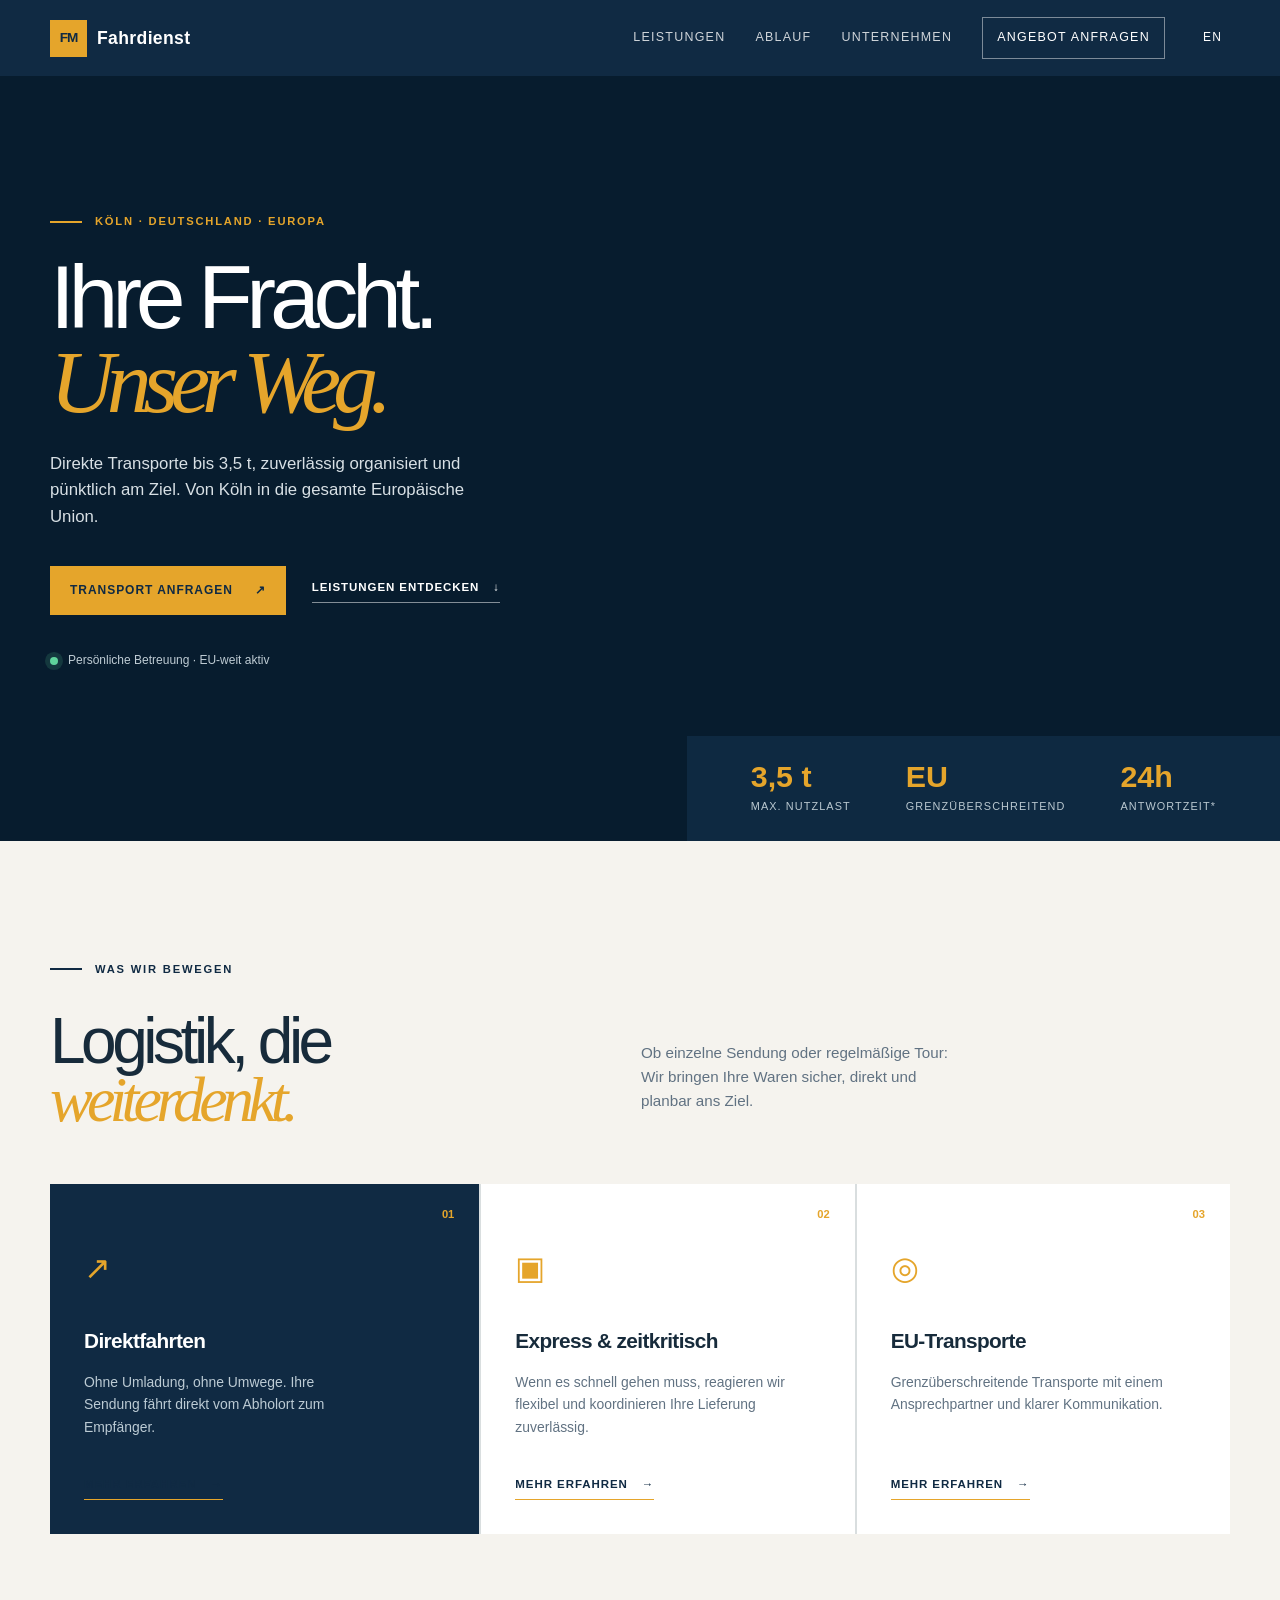
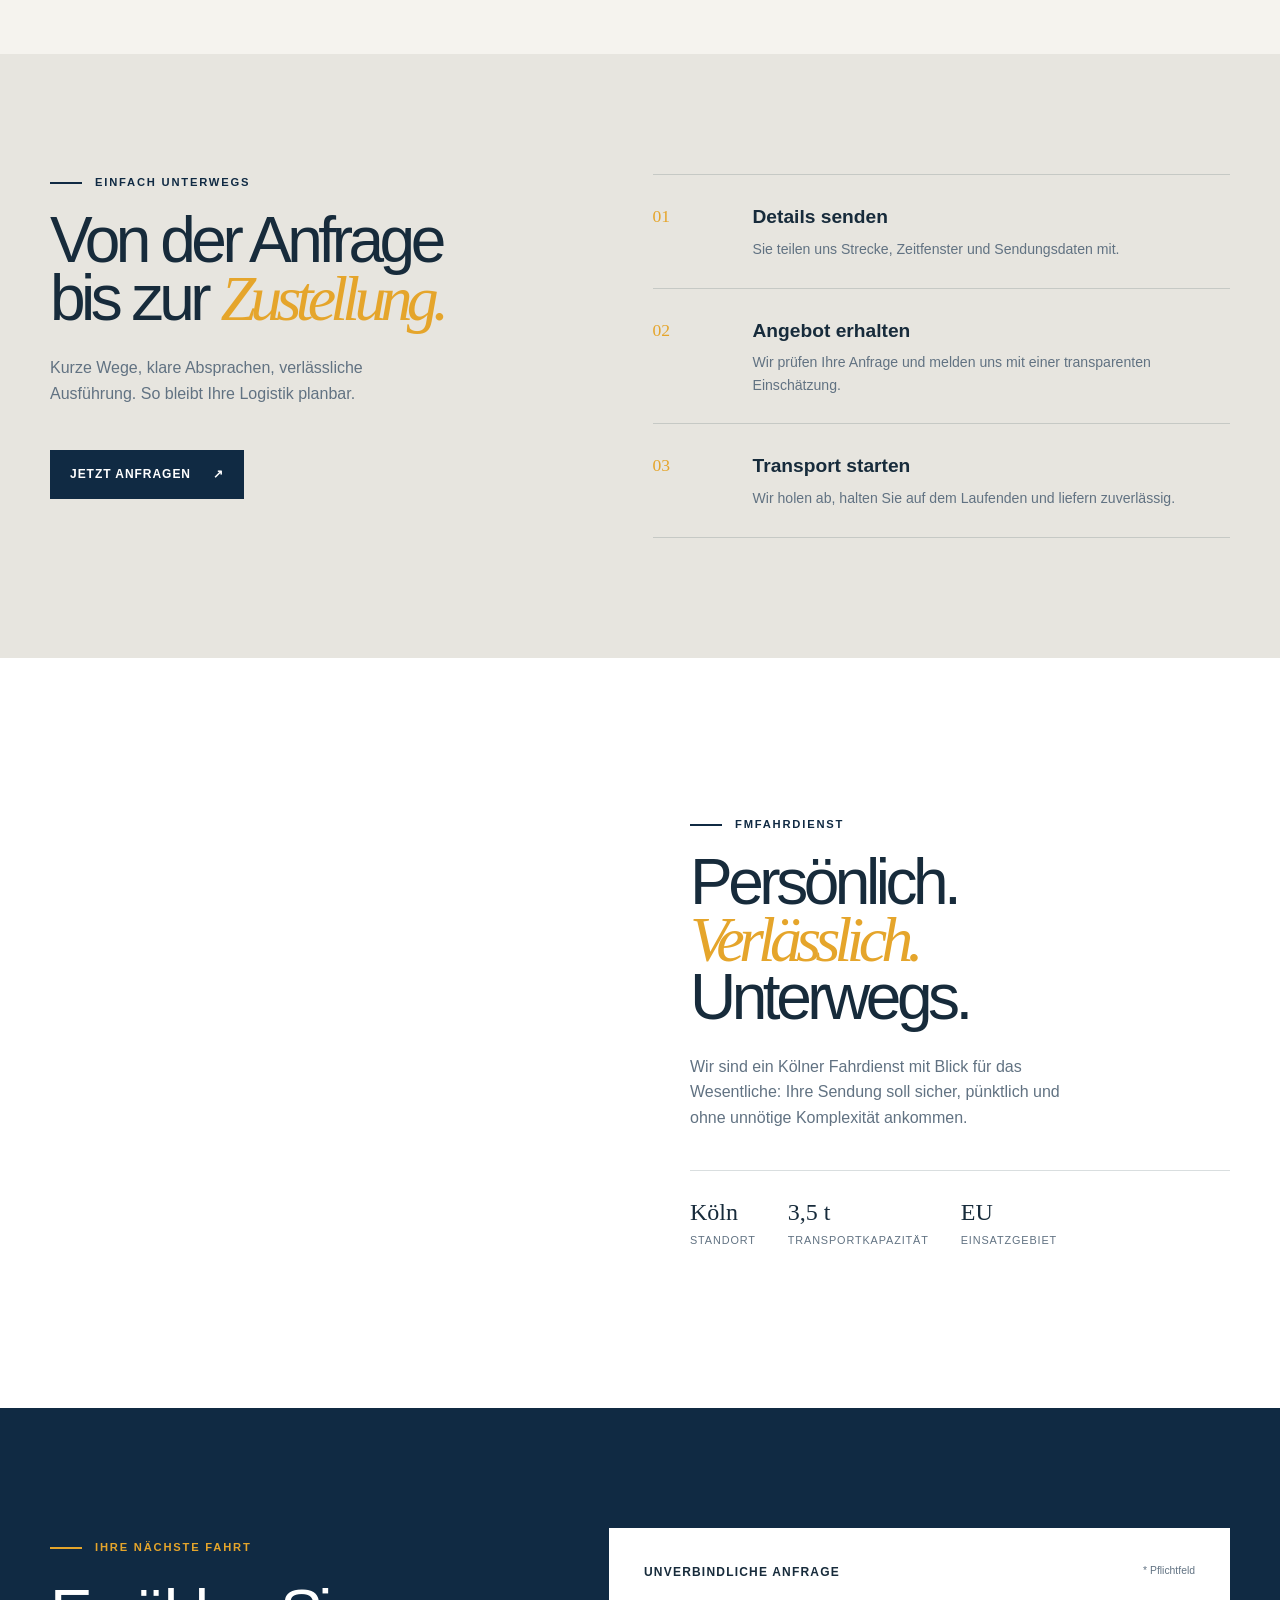
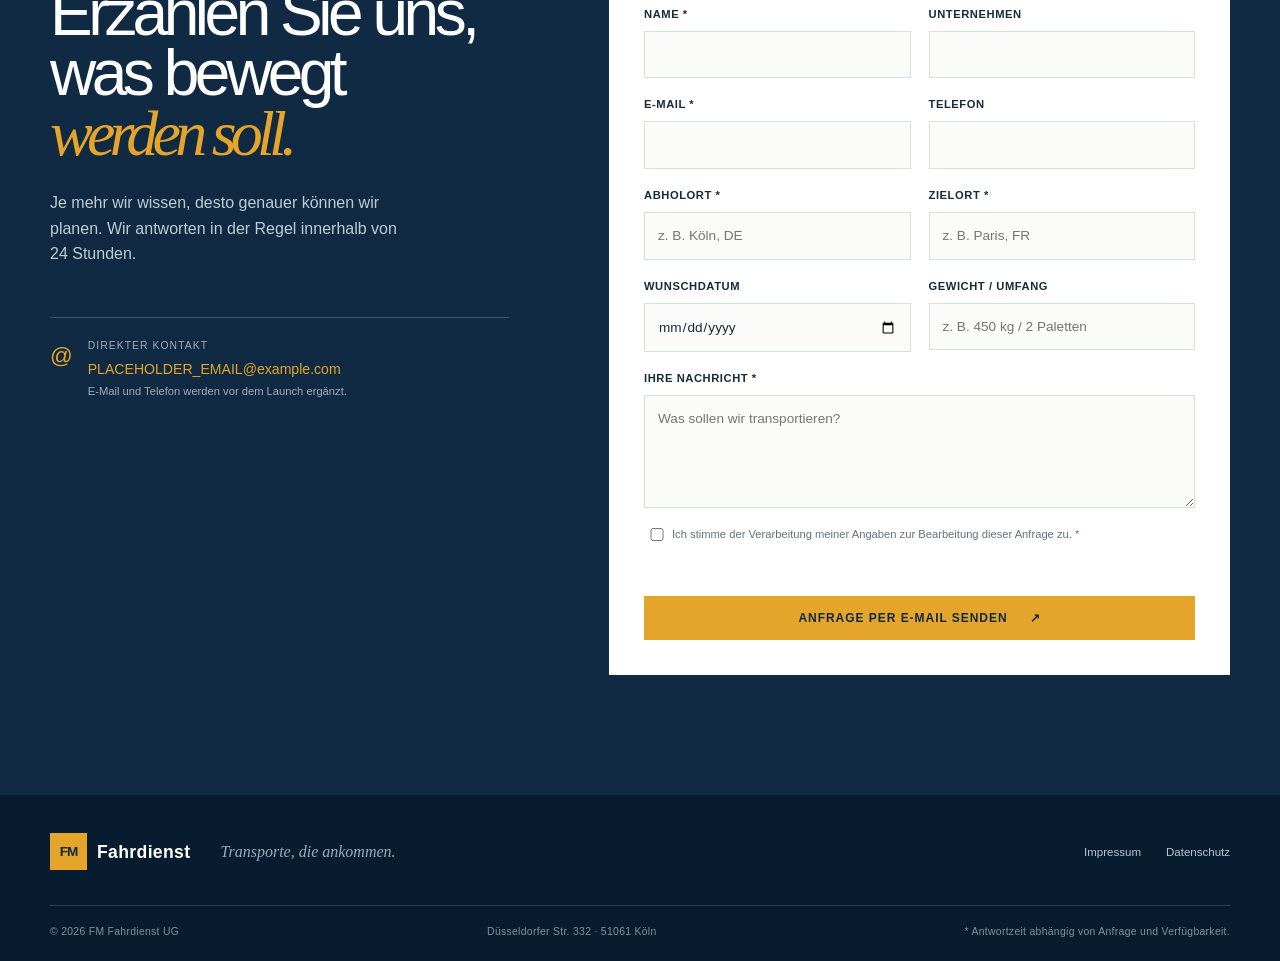
<file: index.html>
<!doctype html>
<html lang="de">
<head>
  <meta charset="utf-8">
  <meta name="viewport" content="width=device-width, initial-scale=1">
  <meta name="description" content="FMFahrdienst: zuverlässige Transporte bis 3,5 t ab Köln in die gesamte EU.">
  <meta name="theme-color" content="#102a43">
  <title>FMFahrdienst | Transporte bis 3,5 t in der EU</title>
  <link rel="stylesheet" href="styles.css">
  <script defer src="script.js"></script>
</head>
<body>
  <a class="skip-link" href="#main">Zum Inhalt springen</a>
  <header class="site-header">
    <div class="shell header-inner">
      <a class="brand" href="#top" aria-label="FMFahrdienst Startseite"><span class="brand-mark">FM</span><span>Fahrdienst</span></a>
      <button class="menu-toggle" type="button" aria-expanded="false" aria-controls="site-nav" data-menu-toggle><span></span><span></span><span></span><span class="sr-only">Menü öffnen</span></button>
      <nav id="site-nav" class="site-nav" aria-label="Hauptnavigation">
        <a href="#leistungen" data-i18n="navServices">Leistungen</a>
        <a href="#ablauf" data-i18n="navProcess">Ablauf</a>
        <a href="#unternehmen" data-i18n="navCompany">Unternehmen</a>
        <a href="#anfrage" class="nav-cta" data-i18n="navQuote">Angebot anfragen</a>
        <button class="language-toggle" type="button" data-language-toggle aria-label="Switch to English">EN</button>
      </nav>
    </div>
  </header>

  <main id="main">
    <section id="top" class="hero">
      <div class="hero-image" role="img" aria-label="Transporter auf einer europäischen Straße"></div>
      <div class="shell hero-content">
        <p class="eyebrow"><span class="eyebrow-line"></span><span data-i18n="heroEyebrow">Köln · Deutschland · Europa</span></p>
        <h1 data-i18n="heroTitle">Ihre Fracht.<br><em>Unser Weg.</em></h1>
        <p class="hero-copy" data-i18n="heroCopy">Direkte Transporte bis 3,5 t, zuverlässig organisiert und pünktlich am Ziel. Von Köln in die gesamte Europäische Union.</p>
        <div class="hero-actions"><a class="button button-primary" href="#anfrage" data-i18n="heroCta">Transport anfragen <span aria-hidden="true">↗</span></a><a class="text-link light-link" href="#leistungen" data-i18n="heroSecondary">Leistungen entdecken <span aria-hidden="true">↓</span></a></div>
        <div class="hero-note"><span class="status-dot"></span><span data-i18n="heroNote">Persönliche Betreuung · EU-weit aktiv</span></div>
      </div>
      <div class="hero-stats"><div><strong>3,5 t</strong><span data-i18n="statCapacity">max. Nutzlast</span></div><div><strong>EU</strong><span data-i18n="statRegion">grenzüberschreitend</span></div><div><strong>24h</strong><span data-i18n="statReply">Antwortzeit*</span></div></div>
    </section>

    <section id="leistungen" class="section services-section">
      <div class="shell">
        <div class="section-heading"><p class="eyebrow dark-eyebrow"><span class="eyebrow-line"></span><span data-i18n="servicesEyebrow">Was wir bewegen</span></p><h2 data-i18n="servicesTitle">Logistik, die<br><em>weiterdenkt.</em></h2><p data-i18n="servicesIntro">Ob einzelne Sendung oder regelmäßige Tour: Wir bringen Ihre Waren sicher, direkt und planbar ans Ziel.</p></div>
        <div class="service-grid">
          <article class="service-card service-feature"><span class="card-number">01</span><div class="service-icon">↗</div><h3 data-i18n="service1Title">Direktfahrten</h3><p data-i18n="service1Copy">Ohne Umladung, ohne Umwege. Ihre Sendung fährt direkt vom Abholort zum Empfänger.</p><a class="text-link" href="#anfrage" data-i18n="serviceLink">Mehr erfahren <span aria-hidden="true">→</span></a></article>
          <article class="service-card"><span class="card-number">02</span><div class="service-icon">▣</div><h3 data-i18n="service2Title">Express &amp; zeitkritisch</h3><p data-i18n="service2Copy">Wenn es schnell gehen muss, reagieren wir flexibel und koordinieren Ihre Lieferung zuverlässig.</p><a class="text-link" href="#anfrage" data-i18n="serviceLink">Mehr erfahren <span aria-hidden="true">→</span></a></article>
          <article class="service-card"><span class="card-number">03</span><div class="service-icon">◎</div><h3 data-i18n="service3Title">EU-Transporte</h3><p data-i18n="service3Copy">Grenzüberschreitende Transporte mit einem Ansprechpartner und klarer Kommunikation.</p><a class="text-link" href="#anfrage" data-i18n="serviceLink">Mehr erfahren <span aria-hidden="true">→</span></a></article>
        </div>
      </div>
    </section>

    <section id="ablauf" class="section process-section">
      <div class="shell process-layout"><div class="process-intro"><p class="eyebrow dark-eyebrow"><span class="eyebrow-line"></span><span data-i18n="processEyebrow">Einfach unterwegs</span></p><h2 data-i18n="processTitle">Von der Anfrage<br>bis zur <em>Zustellung.</em></h2><p data-i18n="processCopy">Kurze Wege, klare Absprachen, verlässliche Ausführung. So bleibt Ihre Logistik planbar.</p><a class="button button-dark" href="#anfrage" data-i18n="processCta">Jetzt anfragen <span aria-hidden="true">↗</span></a></div><ol class="process-list"><li><span>01</span><div><h3 data-i18n="step1Title">Details senden</h3><p data-i18n="step1Copy">Sie teilen uns Strecke, Zeitfenster und Sendungsdaten mit.</p></div></li><li><span>02</span><div><h3 data-i18n="step2Title">Angebot erhalten</h3><p data-i18n="step2Copy">Wir prüfen Ihre Anfrage und melden uns mit einer transparenten Einschätzung.</p></div></li><li><span>03</span><div><h3 data-i18n="step3Title">Transport starten</h3><p data-i18n="step3Copy">Wir holen ab, halten Sie auf dem Laufenden und liefern zuverlässig.</p></div></li></ol></div>
    </section>

    <section id="unternehmen" class="section company-section"><div class="shell company-layout"><div class="company-image" role="img" aria-label="Straße mit Blick auf eine europäische Stadt"></div><div class="company-copy"><p class="eyebrow dark-eyebrow"><span class="eyebrow-line"></span><span data-i18n="companyEyebrow">FMFahrdienst</span></p><h2 data-i18n="companyTitle">Persönlich.<br><em>Verlässlich.</em><br>Unterwegs.</h2><p data-i18n="companyCopy">Wir sind ein Kölner Fahrdienst mit Blick für das Wesentliche: Ihre Sendung soll sicher, pünktlich und ohne unnötige Komplexität ankommen.</p><div class="company-facts"><div><strong>Köln</strong><span data-i18n="fact1">Standort</span></div><div><strong>3,5 t</strong><span data-i18n="fact2">Transportkapazität</span></div><div><strong>EU</strong><span data-i18n="fact3">Einsatzgebiet</span></div></div></div></div></section>

    <section id="anfrage" class="quote-section"><div class="shell quote-layout"><div class="quote-intro"><p class="eyebrow"><span class="eyebrow-line"></span><span data-i18n="quoteEyebrow">Ihre nächste Fahrt</span></p><h2 data-i18n="quoteTitle">Erzählen Sie uns,<br>was bewegt<br><em>werden soll.</em></h2><p data-i18n="quoteCopy">Je mehr wir wissen, desto genauer können wir planen. Wir antworten in der Regel innerhalb von 24 Stunden.</p><div class="contact-placeholder"><span class="contact-icon">@</span><div><small data-i18n="contactLabel">Direkter Kontakt</small><a href="mailto:PLACEHOLDER_EMAIL@example.com">PLACEHOLDER_EMAIL@example.com</a><span data-i18n="contactHint">E-Mail und Telefon werden vor dem Launch ergänzt.</span></div></div></div><form class="quote-form" id="quote-form" novalidate><div class="form-heading"><span data-i18n="formHeading">Unverbindliche Anfrage</span><span class="required-note" data-i18n="requiredNote">* Pflichtfeld</span></div><div class="form-row"><label><span data-i18n="labelName">Name *</span><input type="text" name="name" autocomplete="name" required></label><label><span data-i18n="labelCompany">Unternehmen</span><input type="text" name="company" autocomplete="organization"></label></div><div class="form-row"><label><span data-i18n="labelEmail">E-Mail *</span><input type="email" name="email" autocomplete="email" required></label><label><span data-i18n="labelPhone">Telefon</span><input type="tel" name="phone" autocomplete="tel"></label></div><div class="form-row"><label><span data-i18n="labelPickup">Abholort *</span><input type="text" name="pickup" placeholder="z. B. Köln, DE" required></label><label><span data-i18n="labelDelivery">Zielort *</span><input type="text" name="delivery" placeholder="z. B. Paris, FR" required></label></div><div class="form-row"><label><span data-i18n="labelDate">Wunschdatum</span><input type="date" name="date"></label><label><span data-i18n="labelWeight">Gewicht / Umfang</span><input type="text" name="weight" placeholder="z. B. 450 kg / 2 Paletten"></label></div><label><span data-i18n="labelMessage">Ihre Nachricht *</span><textarea name="message" rows="4" required placeholder="Was sollen wir transportieren?"></textarea></label><label class="checkbox-label"><input type="checkbox" name="consent" required><span data-i18n="consent">Ich stimme der Verarbeitung meiner Angaben zur Bearbeitung dieser Anfrage zu. *</span></label><p class="form-status" role="status" aria-live="polite"></p><button class="button button-primary form-submit" type="submit" data-i18n="formSubmit">Anfrage per E-Mail senden <span aria-hidden="true">↗</span></button></form></div></section>
  </main>

  <footer class="site-footer"><div class="shell footer-top"><a class="brand footer-brand" href="#top"><span class="brand-mark">FM</span><span>Fahrdienst</span></a><p data-i18n="footerTagline">Transporte, die ankommen.</p><div class="footer-links"><a href="impressum.html" data-i18n="footerImprint">Impressum</a><a href="datenschutz.html" data-i18n="footerPrivacy">Datenschutz</a></div></div><div class="shell footer-bottom"><span>© 2026 FM Fahrdienst UG</span><span data-i18n="footerLocation">Düsseldorfer Str. 332 · 51061 Köln</span><span data-i18n="footerNote">* Antwortzeit abhängig von Anfrage und Verfügbarkeit.</span></div></footer>
</body>
</html>
</file>
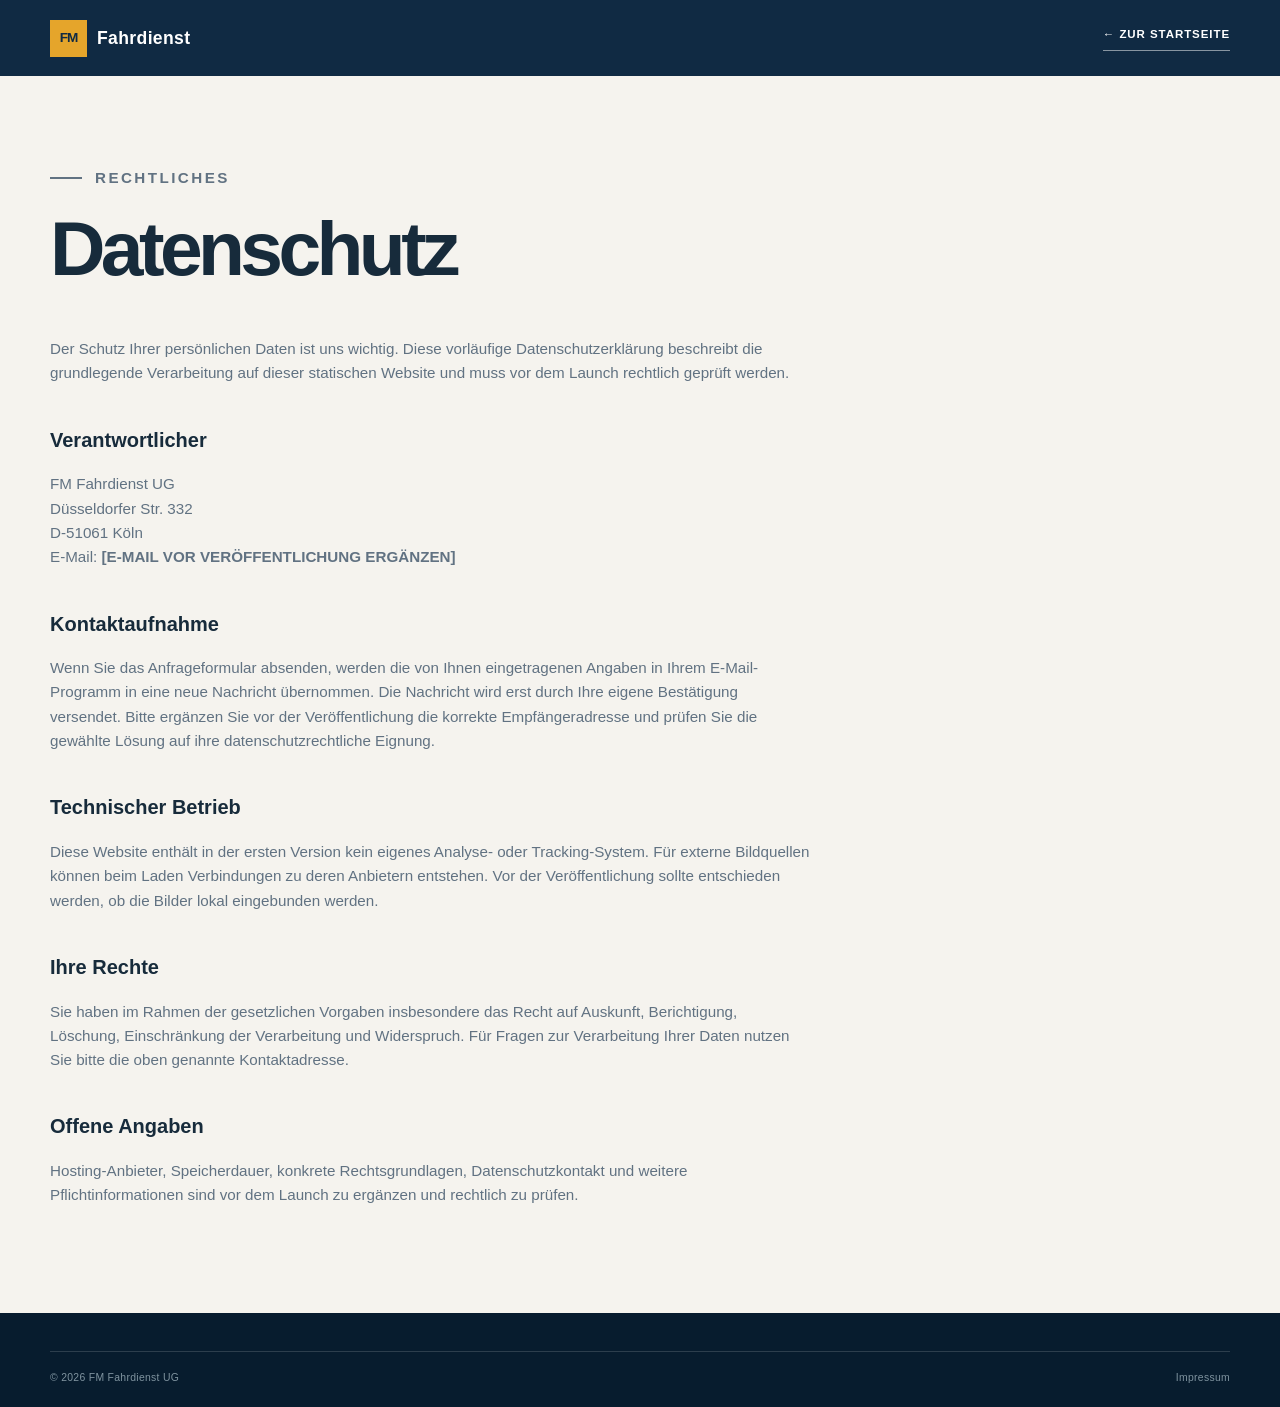
<file: datenschutz.html>
<!doctype html>
<html lang="de">
<head><meta charset="utf-8"><meta name="viewport" content="width=device-width, initial-scale=1"><meta name="description" content="Datenschutzerklärung von FM Fahrdienst UG."><title>Datenschutz | FMFahrdienst</title><link rel="stylesheet" href="styles.css"></head>
<body><header class="site-header"><div class="shell header-inner"><a class="brand" href="index.html"><span class="brand-mark">FM</span><span>Fahrdienst</span></a><a class="text-link light-link" href="index.html">← Zur Startseite</a></div></header><main class="legal-page"><div class="shell"><article><p class="eyebrow dark-eyebrow"><span class="eyebrow-line"></span>Rechtliches</p><h1>Datenschutz</h1><p>Der Schutz Ihrer persönlichen Daten ist uns wichtig. Diese vorläufige Datenschutzerklärung beschreibt die grundlegende Verarbeitung auf dieser statischen Website und muss vor dem Launch rechtlich geprüft werden.</p><h2>Verantwortlicher</h2><p>FM Fahrdienst UG<br>Düsseldorfer Str. 332<br>D-51061 Köln<br>E-Mail: <strong>[E-MAIL VOR VERÖFFENTLICHUNG ERGÄNZEN]</strong></p><h2>Kontaktaufnahme</h2><p>Wenn Sie das Anfrageformular absenden, werden die von Ihnen eingetragenen Angaben in Ihrem E-Mail-Programm in eine neue Nachricht übernommen. Die Nachricht wird erst durch Ihre eigene Bestätigung versendet. Bitte ergänzen Sie vor der Veröffentlichung die korrekte Empfängeradresse und prüfen Sie die gewählte Lösung auf ihre datenschutzrechtliche Eignung.</p><h2>Technischer Betrieb</h2><p>Diese Website enthält in der ersten Version kein eigenes Analyse- oder Tracking-System. Für externe Bildquellen können beim Laden Verbindungen zu deren Anbietern entstehen. Vor der Veröffentlichung sollte entschieden werden, ob die Bilder lokal eingebunden werden.</p><h2>Ihre Rechte</h2><p>Sie haben im Rahmen der gesetzlichen Vorgaben insbesondere das Recht auf Auskunft, Berichtigung, Löschung, Einschränkung der Verarbeitung und Widerspruch. Für Fragen zur Verarbeitung Ihrer Daten nutzen Sie bitte die oben genannte Kontaktadresse.</p><h2>Offene Angaben</h2><p>Hosting-Anbieter, Speicherdauer, konkrete Rechtsgrundlagen, Datenschutzkontakt und weitere Pflichtinformationen sind vor dem Launch zu ergänzen und rechtlich zu prüfen.</p></article></div></main><footer class="site-footer"><div class="shell footer-bottom"><span>© 2026 FM Fahrdienst UG</span><a href="impressum.html">Impressum</a></div></footer></body>
</html>
</file>
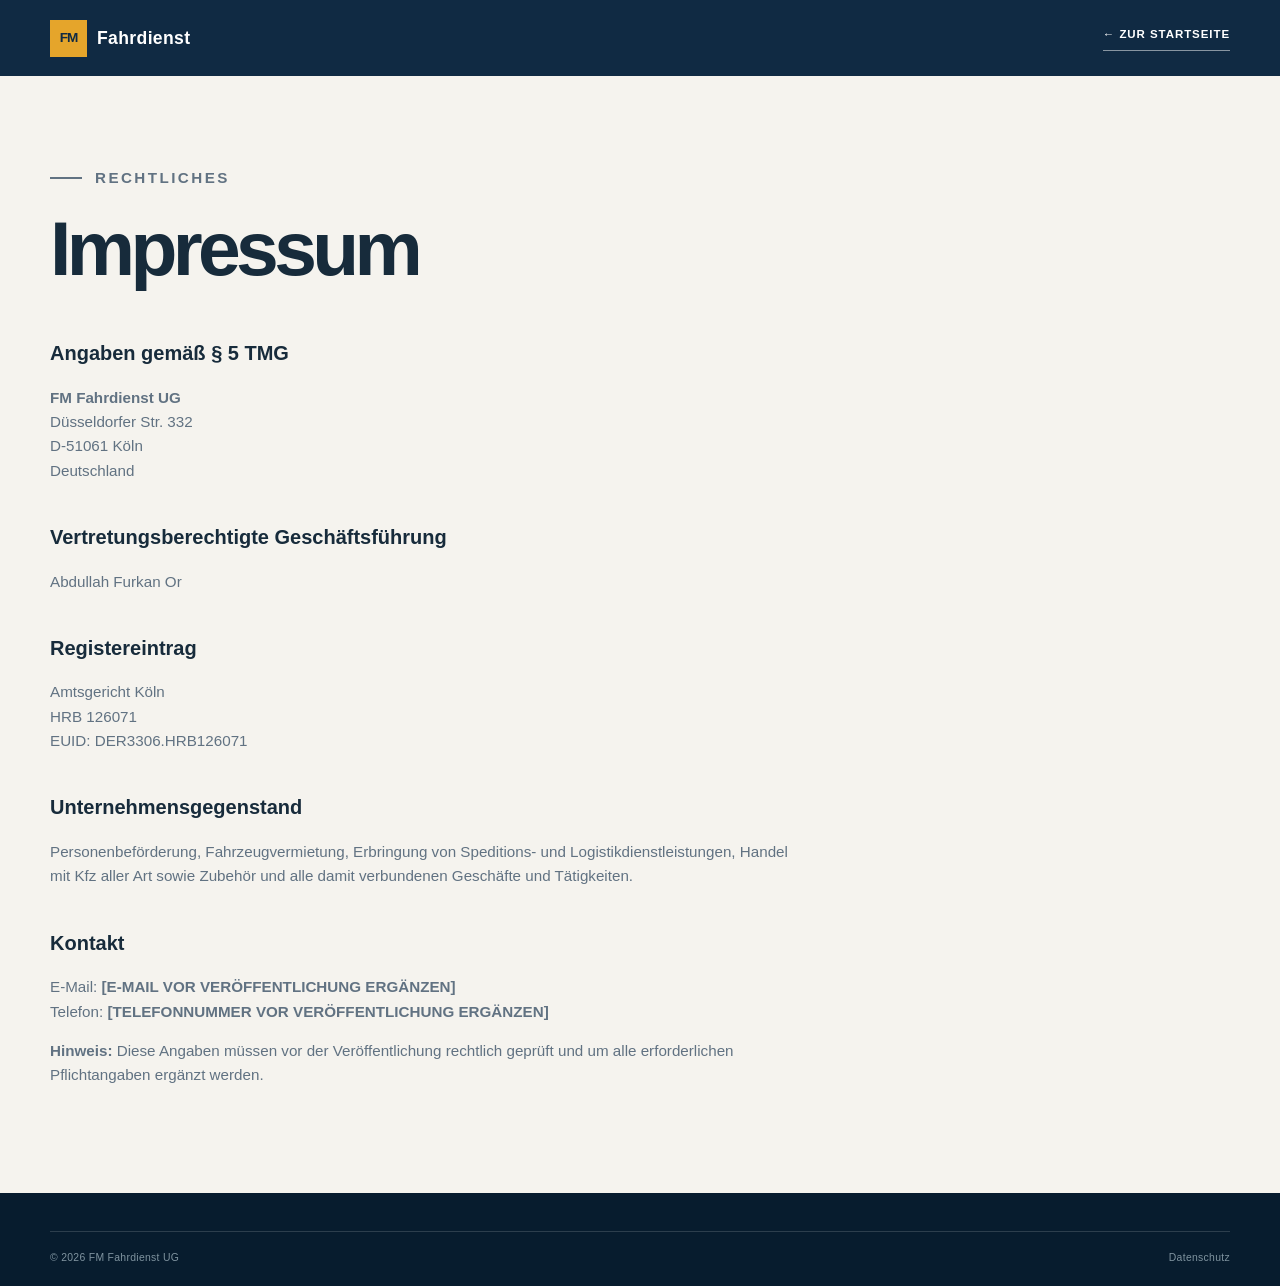
<file: impressum.html>
<!doctype html>
<html lang="de">
<head><meta charset="utf-8"><meta name="viewport" content="width=device-width, initial-scale=1"><meta name="description" content="Impressum von FM Fahrdienst UG, Köln."><title>Impressum | FMFahrdienst</title><link rel="stylesheet" href="styles.css"></head>
<body><header class="site-header"><div class="shell header-inner"><a class="brand" href="index.html"><span class="brand-mark">FM</span><span>Fahrdienst</span></a><a class="text-link light-link" href="index.html">← Zur Startseite</a></div></header><main class="legal-page"><div class="shell"><article><p class="eyebrow dark-eyebrow"><span class="eyebrow-line"></span>Rechtliches</p><h1>Impressum</h1><h2>Angaben gemäß § 5 TMG</h2><p><strong>FM Fahrdienst UG</strong><br>Düsseldorfer Str. 332<br>D-51061 Köln<br>Deutschland</p><h2>Vertretungsberechtigte Geschäftsführung</h2><p>Abdullah Furkan Or</p><h2>Registereintrag</h2><p>Amtsgericht Köln<br>HRB 126071<br>EUID: DER3306.HRB126071</p><h2>Unternehmensgegenstand</h2><p>Personenbeförderung, Fahrzeugvermietung, Erbringung von Speditions- und Logistikdienstleistungen, Handel mit Kfz aller Art sowie Zubehör und alle damit verbundenen Geschäfte und Tätigkeiten.</p><h2>Kontakt</h2><p>E-Mail: <strong>[E-MAIL VOR VERÖFFENTLICHUNG ERGÄNZEN]</strong><br>Telefon: <strong>[TELEFONNUMMER VOR VERÖFFENTLICHUNG ERGÄNZEN]</strong></p><p><strong>Hinweis:</strong> Diese Angaben müssen vor der Veröffentlichung rechtlich geprüft und um alle erforderlichen Pflichtangaben ergänzt werden.</p></article></div></main><footer class="site-footer"><div class="shell footer-bottom"><span>© 2026 FM Fahrdienst UG</span><a href="datenschutz.html">Datenschutz</a></div></footer></body>
</html>
</file>
<file: styles.css>
:root{--navy:#102a43;--navy-deep:#071c2e;--ink:#172b3b;--muted:#617282;--paper:#f5f3ee;--white:#fff;--amber:#e5a52b;--line:#d9dedf;--shell:min(1180px,calc(100% - 48px));--serif:Georgia,'Times New Roman',serif;--sans:'Trebuchet MS',Arial,sans-serif}*{box-sizing:border-box}html{scroll-behavior:smooth}body{margin:0;color:var(--ink);background:var(--paper);font-family:var(--sans);line-height:1.6}a{color:inherit;text-decoration:none}.shell{width:var(--shell);margin:auto}.sr-only{position:absolute;width:1px;height:1px;padding:0;margin:-1px;overflow:hidden;clip:rect(0,0,0,0);white-space:nowrap;border:0}.skip-link{position:absolute;left:16px;top:-100px;padding:10px 16px;background:var(--amber);color:var(--navy);z-index:20}.skip-link:focus{top:16px}.site-header{height:76px;background:var(--navy);color:var(--white);position:relative;z-index:5}.header-inner{height:100%;display:flex;align-items:center;justify-content:space-between}.brand{display:flex;align-items:center;gap:10px;font-size:1.1rem;font-weight:700;letter-spacing:.02em}.brand-mark{display:grid;place-items:center;background:var(--amber);color:var(--navy);width:37px;height:37px;font-weight:800;font-size:.85rem;letter-spacing:-.08em}.site-nav{display:flex;align-items:center;gap:30px;font-size:.78rem;text-transform:uppercase;letter-spacing:.1em}.site-nav a:not(.nav-cta){opacity:.8}.site-nav a:hover,.site-nav a:focus-visible{opacity:1;color:var(--amber)}.nav-cta{border:1px solid rgba(255,255,255,.45);padding:10px 14px}.language-toggle{border:0;background:transparent;color:var(--white);font:inherit;font-size:.75rem;cursor:pointer;letter-spacing:.1em;padding:8px}.menu-toggle{display:none}.hero{min-height:675px;position:relative;background:var(--navy-deep);color:var(--white);overflow:hidden}.hero-image{position:absolute;inset:0;background:linear-gradient(90deg,rgba(7,28,46,.96) 0%,rgba(7,28,46,.72) 43%,rgba(7,28,46,.15) 100%),url('https://images.unsplash.com/photo-1519003722824-194d4455a60c?auto=format&fit=crop&w=2000&q=85') center/cover}.hero-content{position:relative;padding-top:126px;padding-bottom:170px}.eyebrow{display:flex;align-items:center;gap:13px;color:var(--amber);font-size:.7rem;font-weight:700;letter-spacing:.16em;text-transform:uppercase}.eyebrow-line{display:inline-block;width:32px;height:2px;background:currentColor}.hero h1,.quote-section h2{font-size:clamp(3.5rem,7vw,6.6rem);line-height:.94;letter-spacing:-.07em;margin:24px 0 26px;font-weight:400}.hero h1 em,.section h2 em,.quote-section h2 em{font-family:var(--serif);color:var(--amber);font-style:italic;font-weight:400;letter-spacing:-.09em}.hero-copy{max-width:450px;color:#d8e0e5;font-size:1.05rem}.hero-actions{display:flex;align-items:center;gap:26px;margin-top:35px}.button{display:inline-flex;align-items:center;justify-content:center;gap:22px;border:0;padding:15px 20px;font-family:inherit;font-size:.75rem;font-weight:700;letter-spacing:.08em;text-transform:uppercase;cursor:pointer;transition:transform .2s,background .2s}.button:hover,.button:focus-visible{transform:translateY(-2px)}.button-primary{background:var(--amber);color:var(--navy)}.button-primary:hover,.button-primary:focus-visible{background:#f0b83f}.button-dark{background:var(--navy);color:var(--white)}.text-link{display:inline-flex;gap:14px;align-items:center;color:var(--navy);font-size:.72rem;font-weight:700;letter-spacing:.08em;text-transform:uppercase;border-bottom:1px solid var(--amber);padding-bottom:6px}.light-link{color:var(--white);border-color:rgba(255,255,255,.5)}.hero-note{display:flex;gap:10px;align-items:center;margin-top:36px;color:#bfccd4;font-size:.75rem}.status-dot{width:8px;height:8px;border-radius:50%;background:#5fd49c;box-shadow:0 0 0 5px rgba(95,212,156,.15)}.hero-stats{position:absolute;bottom:0;right:0;display:flex;background:rgba(16,42,67,.93);padding:25px 5%;gap:55px}.hero-stats div{display:flex;flex-direction:column}.hero-stats strong{font-size:1.9rem;color:var(--amber);line-height:1}.hero-stats span{margin-top:7px;color:#bac8d0;font-size:.68rem;text-transform:uppercase;letter-spacing:.1em}.section{padding:120px 0}.services-section{background:var(--paper)}.section-heading{display:grid;grid-template-columns:1fr 1.05fr;gap:30px;align-items:end;margin-bottom:55px}.section-heading .eyebrow{grid-column:1/-1;margin-bottom:5px}.dark-eyebrow{color:var(--navy);margin:0 0 20px}.section h2{font-size:clamp(3rem,5vw,5.3rem);line-height:.9;letter-spacing:-.07em;font-weight:400;margin:0}.section-heading>p:last-child{max-width:310px;color:var(--muted);font-size:.95rem}.service-grid{display:grid;grid-template-columns:1.15fr 1fr 1fr;gap:2px;background:var(--line)}.service-card{background:#fff;padding:34px;min-height:300px;position:relative}.service-feature{background:var(--navy);color:var(--white)}.card-number{position:absolute;top:22px;right:25px;color:var(--amber);font-size:.7rem;font-weight:700}.service-icon{color:var(--amber);font-size:2rem;margin:25px 0 30px}.service-card h3{font-size:1.3rem;margin:0 0 11px;letter-spacing:-.03em}.service-card p{color:var(--muted);font-size:.87rem;max-width:275px;min-height:68px}.service-feature p{color:#bccbd4}.service-card .text-link{margin-top:22px}.process-section{background:#e7e5df}.process-layout{display:grid;grid-template-columns:.9fr 1.1fr;gap:130px}.process-intro>p:not(.eyebrow){max-width:340px;color:var(--muted);margin:28px 0}.process-intro .button{margin-top:15px}.process-list{list-style:none;padding:0;margin:0}.process-list li{display:grid;grid-template-columns:75px 1fr;gap:25px;border-top:1px solid #c6c9c5;padding:27px 0}.process-list li:last-child{border-bottom:1px solid #c6c9c5}.process-list li>span{font-family:var(--serif);font-size:1.1rem;color:var(--amber)}.process-list h3{font-size:1.2rem;margin:0 0 5px}.process-list p{margin:0;color:var(--muted);font-size:.88rem}.company-section{background:var(--white)}.company-layout{display:grid;grid-template-columns:1fr 1fr;gap:100px;align-items:center}.company-image{min-height:510px;background:url('https://images.unsplash.com/photo-1473448912268-2022ce9509d8?auto=format&fit=crop&w=1200&q=85') center/cover}.company-copy>p:not(.eyebrow){max-width:390px;color:var(--muted);margin:27px 0 40px}.company-facts{display:flex;gap:32px;border-top:1px solid var(--line);padding-top:22px}.company-facts div{display:flex;flex-direction:column}.company-facts strong{font-family:var(--serif);font-size:1.5rem;font-weight:400}.company-facts span{color:var(--muted);font-size:.68rem;text-transform:uppercase;letter-spacing:.08em}.quote-section{background:var(--navy);color:var(--white);padding:120px 0}.quote-layout{display:grid;grid-template-columns:.85fr 1.15fr;gap:100px}.quote-section h2{font-size:clamp(3rem,5vw,5rem);margin-top:26px}.quote-intro>p:not(.eyebrow){color:#bfccd4;max-width:350px}.contact-placeholder{display:flex;gap:15px;align-items:flex-start;margin-top:50px;border-top:1px solid rgba(255,255,255,.2);padding-top:20px}.contact-icon{color:var(--amber);font-size:1.4rem}.contact-placeholder div{display:flex;flex-direction:column;gap:3px}.contact-placeholder small{font-size:.65rem;color:#9caeb9;text-transform:uppercase;letter-spacing:.1em}.contact-placeholder a{color:var(--amber);font-size:.88rem}.contact-placeholder span:last-child{color:#9caeb9;font-size:.7rem}.quote-form{background:var(--white);color:var(--ink);padding:35px}.form-heading{display:flex;justify-content:space-between;text-transform:uppercase;letter-spacing:.1em;font-size:.75rem;font-weight:700;margin-bottom:24px}.required-note{color:var(--muted);font-size:.65rem;font-weight:400;text-transform:none;letter-spacing:0}.form-row{display:grid;grid-template-columns:1fr 1fr;gap:18px}label{display:flex;flex-direction:column;gap:7px;font-size:.7rem;font-weight:700;letter-spacing:.05em;text-transform:uppercase;margin-bottom:18px}input,textarea{width:100%;border:1px solid var(--line);background:#fbfbf9;padding:12px 13px;font:inherit;font-size:.85rem;font-weight:400;letter-spacing:0;text-transform:none;color:var(--ink);border-radius:0}input:focus,textarea:focus{outline:2px solid var(--amber);outline-offset:1px}textarea{resize:vertical}.checkbox-label{display:grid;grid-template-columns:18px 1fr;gap:10px;align-items:start;font-size:.7rem;font-weight:400;letter-spacing:0;text-transform:none;color:var(--muted)}.checkbox-label input{accent-color:var(--navy);margin-top:2px}.form-submit{width:100%;margin-top:4px}.form-status{min-height:22px;color:#b04635;font-size:.78rem;margin:0 0 8px}.site-footer{background:var(--navy-deep);color:#d5dfe4;padding:38px 0 20px}.footer-top{display:flex;align-items:center;gap:30px;padding-bottom:35px}.footer-brand{color:var(--white)}.footer-top>p{margin:0;color:#9cacb6;font-family:var(--serif);font-style:italic}.footer-links{margin-left:auto;display:flex;gap:25px;font-size:.72rem;color:#b9c7ce}.footer-links a:hover{color:var(--amber)}.footer-bottom{border-top:1px solid rgba(255,255,255,.15);padding-top:18px;display:flex;justify-content:space-between;color:#7f939f;font-size:.65rem;letter-spacing:.03em}.legal-page{min-height:calc(100vh - 170px);padding:90px 0;background:var(--paper)}.legal-page article{max-width:760px}.legal-page h1{font-size:clamp(3rem,6vw,5rem);line-height:1;margin:20px 0 50px;letter-spacing:-.06em}.legal-page h2{font-size:1.25rem;margin-top:38px}.legal-page p,.legal-page li{color:var(--muted);font-size:.95rem}.legal-page a{color:var(--navy);text-decoration:underline;text-decoration-color:var(--amber)}@media(max-width:800px){:root{--shell:min(100% - 32px,1180px)}.site-nav{display:none;position:absolute;top:76px;left:0;right:0;background:var(--navy);padding:18px 16px 25px;flex-direction:column;align-items:stretch;gap:0}.site-nav.is-open{display:flex}.site-nav a,.language-toggle{padding:14px 0;text-align:left}.nav-cta{padding:14px!important;border:0!important}.menu-toggle{display:grid;gap:4px;background:transparent;border:0;padding:9px;color:var(--white)}.menu-toggle span:not(.sr-only){width:24px;height:2px;background:currentColor;display:block}.hero{min-height:700px}.hero-content{padding-top:90px;padding-bottom:180px}.hero h1{font-size:clamp(3.3rem,16vw,5rem)}.hero-stats{left:0;right:0;justify-content:space-between;gap:15px;padding:20px 16px}.hero-stats strong{font-size:1.5rem}.hero-stats span{font-size:.58rem}.section,.quote-section{padding:80px 0}.section-heading,.process-layout,.company-layout,.quote-layout{grid-template-columns:1fr;gap:48px}.section-heading{margin-bottom:38px}.service-grid{grid-template-columns:1fr}.service-card{min-height:270px}.company-image{min-height:350px;order:2}.company-copy{order:1}.quote-form{padding:24px}.footer-top,.footer-bottom{flex-wrap:wrap;gap:15px}.footer-links{margin-left:0;width:100%}.footer-bottom{display:grid;gap:8px}}@media(prefers-reduced-motion:reduce){html{scroll-behavior:auto}*,*:before,*:after{transition-duration:.01ms!important;animation-duration:.01ms!important}}@media(max-width:480px){.hero-actions{align-items:flex-start;flex-direction:column}.form-row{grid-template-columns:1fr}.hero-stats{padding:17px 12px}.hero-stats span{letter-spacing:0}.company-facts{gap:16px}.company-facts strong{font-size:1.2rem}}
</file>
